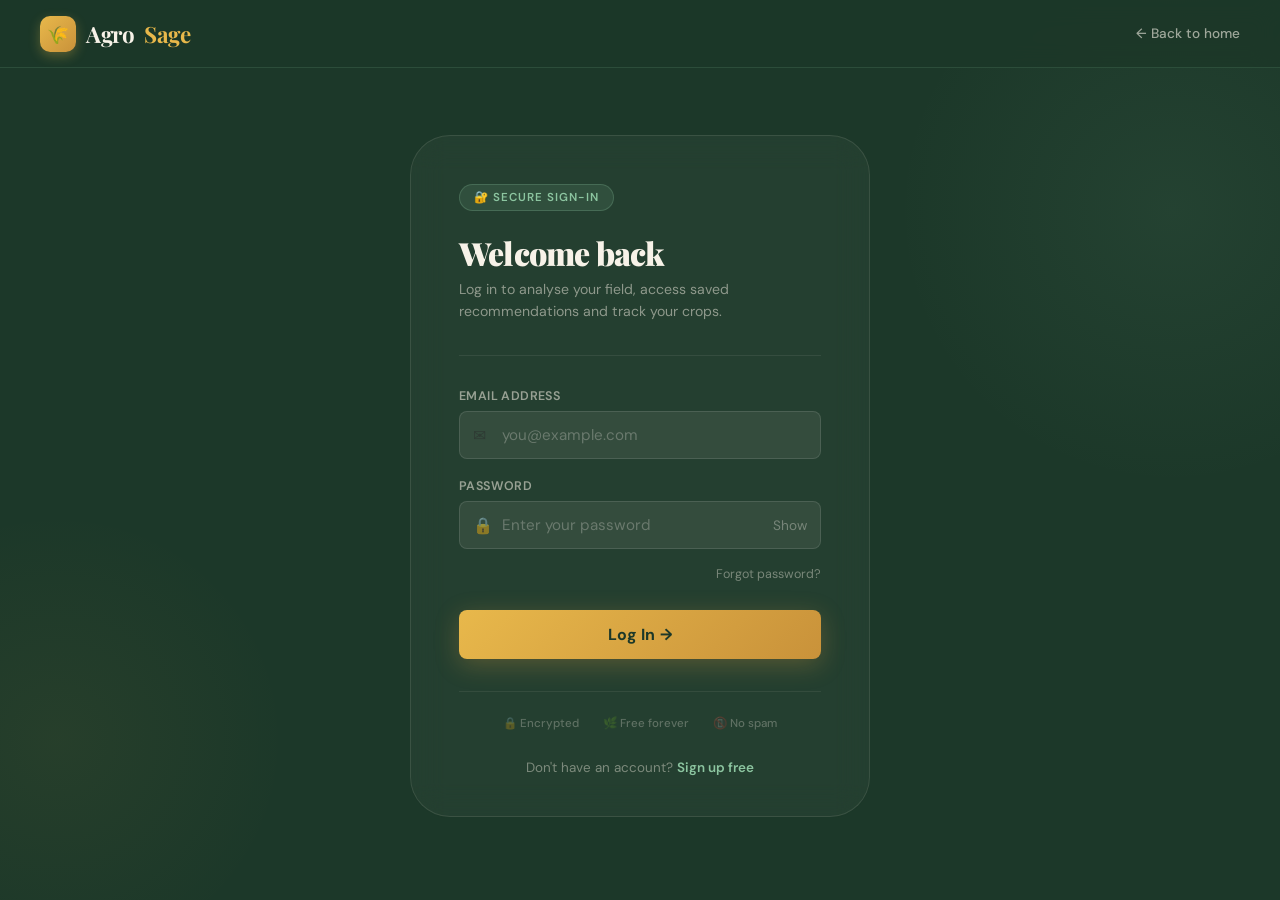
<file: templates/login.html>
<!DOCTYPE html>
<html lang="en">
<head>
<meta charset="UTF-8">
<meta name="viewport" content="width=device-width, initial-scale=1.0">
<title>Log In — AgroSage</title>

<!-- Fonts -->
<link href="https://fonts.googleapis.com/css2?family=Playfair+Display:wght@400;600;700;900&family=DM+Sans:wght@300;400;500;600&family=Space+Mono:wght@400;700&display=swap" rel="stylesheet">

<!-- Styles -->
<link rel="stylesheet" href="/static/css/tokens.css">
<link rel="stylesheet" href="/static/css/auth.css">
</head>
<body>

<div class="auth-page">

  <!-- Minimal nav -->
  <nav class="auth-nav">
    <!-- FIX: Was href="index.html" → use Flask route '/' -->
    <a class="auth-nav-logo" href="/">
      <div class="auth-nav-logo-icon">🌾</div>
      Agro<span>Sage</span>
    </a>
    <!-- FIX: Was href="index.html" → use Flask route '/' -->
    <a class="auth-nav-back" href="/">← Back to home</a>
  </nav>

  <!-- Centered card -->
  <div class="auth-center">
    <div class="auth-card">

      <div class="auth-card-eyebrow">🔐 Secure Sign-In</div>
      <h1 class="auth-card-title">Welcome back</h1>
      <p class="auth-card-sub">Log in to analyse your field, access saved recommendations and track your crops.</p>

      <div class="auth-divider"></div>

      <!-- Error message (shown by JS) -->
      <div class="auth-error" id="loginError"></div>

      <!-- Form -->
      <form class="auth-form" id="loginForm" novalidate>

        <div class="auth-field">
          <label class="auth-label" for="loginEmail">Email address</label>
          <div class="auth-input-wrap">
            <span class="auth-input-icon">✉️</span>
            <input
              class="auth-input"
              type="email"
              id="loginEmail"
              name="email"
              placeholder="you@example.com"
              autocomplete="email"
              required
            >
          </div>
        </div>

        <div class="auth-field">
          <label class="auth-label" for="loginPassword">Password</label>
          <div class="auth-input-wrap">
            <span class="auth-input-icon">🔒</span>
            <input
              class="auth-input"
              type="password"
              id="loginPassword"
              name="password"
              placeholder="Enter your password"
              autocomplete="current-password"
              required
            >
            <button
              type="button"
              class="auth-toggle-pass"
              id="toggleLoginPass"
              aria-label="Toggle password visibility"
            >Show</button>
          </div>
        </div>

        <div class="auth-forgot">
          <a>Forgot password?</a>
        </div>

        <button type="submit" class="auth-submit" id="loginBtn">
          <span id="loginBtnText">Log In →</span>
        </button>

      </form>

      <!-- Trust signals -->
      <div class="auth-trust">
        <div class="auth-trust-item">🔒 Encrypted</div>
        <div class="auth-trust-item">🌿 Free forever</div>
        <div class="auth-trust-item">📵 No spam</div>
      </div>

      <!-- Switch to signup -->
      <div class="auth-switch">
        <!-- FIX: Was href="signup.html" → use Flask route '/signup' -->
        Don't have an account? <a href="/signup">Sign up free</a>
      </div>

    </div>
  </div>

</div>

<!-- JS — auth only, no chart or data deps needed -->
<script src="/static/js/api.js"></script>
<script src="/static/js/auth.js"></script>
<script src="/static/js/login.js"></script>

</body>
</html>
</file>
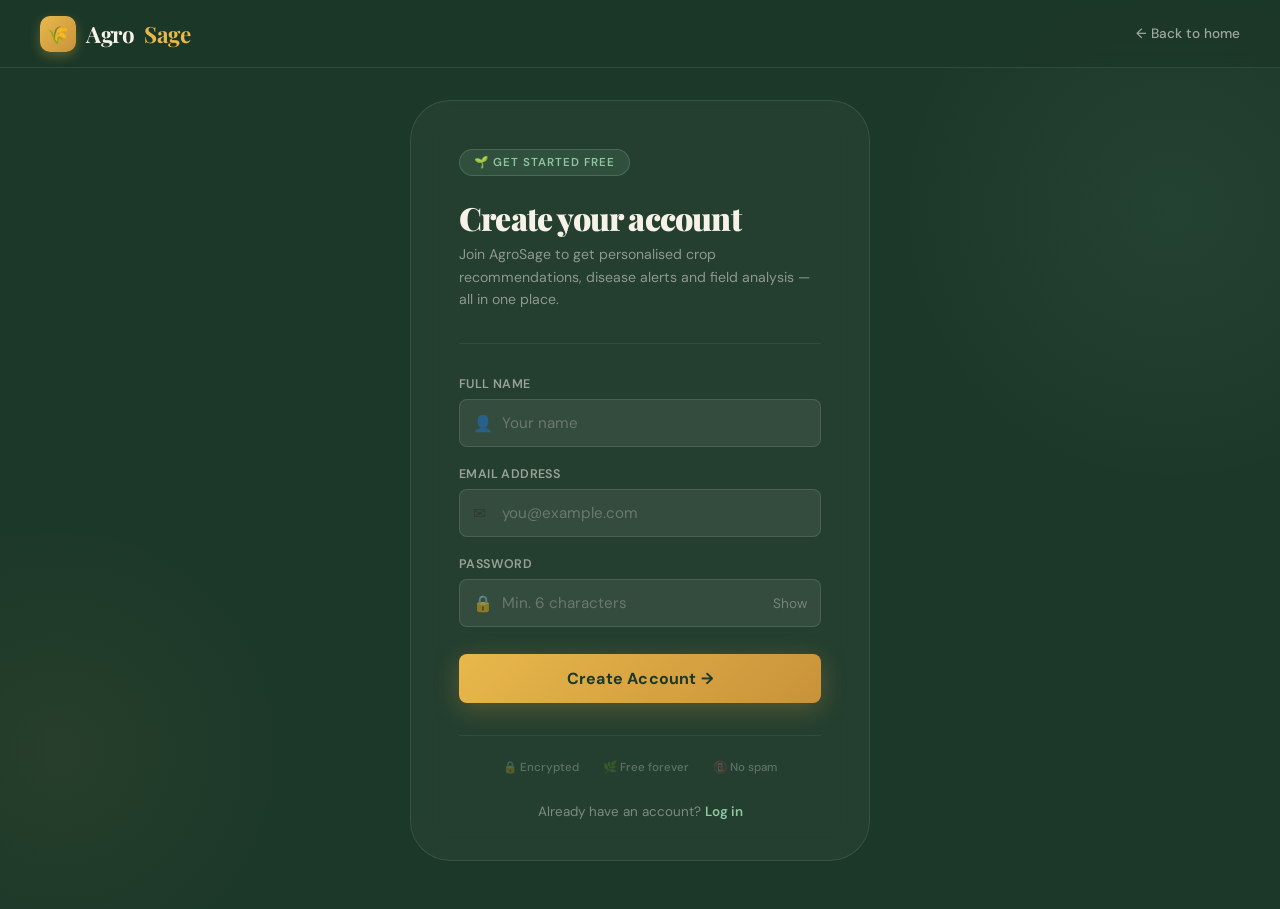
<file: templates/signup.html>
<!DOCTYPE html>
<html lang="en">
<head>
<meta charset="UTF-8">
<meta name="viewport" content="width=device-width, initial-scale=1.0">
<title>Create Account — AgroSage</title>

<!-- Fonts -->
<link href="https://fonts.googleapis.com/css2?family=Playfair+Display:wght@400;600;700;900&family=DM+Sans:wght@300;400;500;600&family=Space+Mono:wght@400;700&display=swap" rel="stylesheet">

<!-- Styles -->
<link rel="stylesheet" href="/static/css/tokens.css">
<link rel="stylesheet" href="/static/css/auth.css">
</head>
<body>

<div class="auth-page">

  <!-- Minimal nav -->
  <nav class="auth-nav">
    <!-- FIX: Was href="index.html" → use Flask route '/' -->
    <a class="auth-nav-logo" href="/">
      <div class="auth-nav-logo-icon">🌾</div>
      Agro<span>Sage</span>
    </a>
    <!-- FIX: Was href="index.html" → use Flask route '/' -->
    <a class="auth-nav-back" href="/">← Back to home</a>
  </nav>

  <!-- Centered card -->
  <div class="auth-center">
    <div class="auth-card">

      <div class="auth-card-eyebrow">🌱 Get Started Free</div>
      <h1 class="auth-card-title">Create your account</h1>
      <p class="auth-card-sub">Join AgroSage to get personalised crop recommendations, disease alerts and field analysis — all in one place.</p>

      <div class="auth-divider"></div>

      <!-- Error message (shown by JS) -->
      <div class="auth-error" id="signupError"></div>

      <!-- Form -->
      <form class="auth-form" id="signupForm" novalidate>

        <div class="auth-field">
          <label class="auth-label" for="signupName">Full name</label>
          <div class="auth-input-wrap">
            <span class="auth-input-icon">👤</span>
            <input
              class="auth-input"
              type="text"
              id="signupName"
              name="name"
              placeholder="Your name"
              autocomplete="name"
              required
            >
          </div>
        </div>

        <div class="auth-field">
          <label class="auth-label" for="signupEmail">Email address</label>
          <div class="auth-input-wrap">
            <span class="auth-input-icon">✉️</span>
            <input
              class="auth-input"
              type="email"
              id="signupEmail"
              name="email"
              placeholder="you@example.com"
              autocomplete="email"
              required
            >
          </div>
        </div>

        <div class="auth-field">
          <label class="auth-label" for="signupPassword">Password</label>
          <div class="auth-input-wrap">
            <span class="auth-input-icon">🔒</span>
            <input
              class="auth-input"
              type="password"
              id="signupPassword"
              name="password"
              placeholder="Min. 6 characters"
              autocomplete="new-password"
              required
            >
            <button
              type="button"
              class="auth-toggle-pass"
              id="toggleSignupPass"
              aria-label="Toggle password visibility"
            >Show</button>
          </div>
        </div>

        <button type="submit" class="auth-submit" id="signupBtn">
          <span id="signupBtnText">Create Account →</span>
        </button>

      </form>

      <!-- Trust signals -->
      <div class="auth-trust">
        <div class="auth-trust-item">🔒 Encrypted</div>
        <div class="auth-trust-item">🌿 Free forever</div>
        <div class="auth-trust-item">📵 No spam</div>
      </div>

      <!-- Switch to login -->
      <div class="auth-switch">
        <!-- FIX: Was href="login.html" → use Flask route '/login' -->
        Already have an account? <a href="/login">Log in</a>
      </div>

    </div>
  </div>

</div>

<!-- JS — auth only, no chart or data deps needed -->
<script src="/static/js/api.js"></script>
<script src="/static/js/auth.js"></script>
<script src="/static/js/signup.js"></script>

</body>
</html>
</file>
<file: static/css/tokens.css>
/* ═══════════════════════════════════════════════
   DESIGN TOKENS  —  AgroSage
   ───────────────────────────────────────────────
   Canonical single source for ALL CSS variables.
   No value is defined more than once. All files
   consume from here; none override these names.
═══════════════════════════════════════════════ */
:root {
  /* ── Brand palette ── */
  --forest:    #1C3829;
  --moss:      #2D5A3D;
  --sage:      #5A8A6A;
  --mint:      #8CC5A0;
  --cream:     #F7F2E8;
  --parchment: #EDE5D0;
  --amber:     #C9923A;
  --gold:      #E8B84B;
  --earth:     #8B5E3C;
  --charcoal:  #2A2A2A;
  --white:     #FFFFFF;
  --danger:    #C0392B;
  --success:   #27AE60;

  /* ── Clean UI design system (cards, forms, panels) ── */
  --text-primary:   #1f2937;
  --text-secondary: #374151;
  --text-muted:     #6b7280;
  --bg-card:        #ffffff;
  --bg-input:       #f9fafb;
  --bg-subtle:      #f3f4f6;
  --border:         #e5e7eb;
  --border-focus:   #1c3829;
  --accent:         #1c3829;
  --success-ui:     #15803d;
  --success-bg:     #dcfce7;
  --success-text:   #14532d;
  --warning-ui:     #d97706;
  --warning-bg:     #fffbeb;
  --warning-text:   #92400e;
  --warning-border: #f59e0b;
  --danger-ui:      #dc2626;
  --danger-bg:      #fef2f2;
  --danger-text:    #991b1b;

  /* ── Typography ── */
  --ff-display: 'Playfair Display', Georgia, serif;
  --ff-body:    'DM Sans', system-ui, sans-serif;
  --ff-mono:    'Space Mono', monospace;

  /* ── Radii ── */
  --r-xs:  4px;
  --r-sm:  8px;
  --r-md:  16px;
  --r-lg:  24px;
  --r-xl:  40px;

  /* ── Shadows ── */
  --shadow-xs: 0 1px 3px rgba(0,0,0,.07), 0 1px 2px rgba(0,0,0,.05);
  --shadow-sm: 0 2px 8px  rgba(28,56,41,.08);
  --shadow-md: 0 8px 32px rgba(28,56,41,.14);
  --shadow-lg: 0 20px 60px rgba(28,56,41,.18);

  /* ── Motion ── */
  --transition: 0.3s cubic-bezier(0.4,0,0.2,1);
  --transition-fast: 0.15s cubic-bezier(0.4,0,0.2,1);
}

/* ═══════════════════════════════════════════════
   RESET & BASE
═══════════════════════════════════════════════ */
*,*::before,*::after { box-sizing:border-box; margin:0; padding:0 }
html { scroll-behavior:smooth; font-size:16px }
body {
  font-family: var(--ff-body);
  background:  var(--cream);
  color:       var(--charcoal);
  min-height:  100vh;
  overflow-x:  hidden;
}
img    { max-width:100%; display:block }
button { cursor:pointer; border:none; font-family:var(--ff-body) }
input, select, textarea { font-family:var(--ff-body) }
a { text-decoration:none; color:inherit }

/* ═══════════════════════════════════════════════
   SCROLLBAR
═══════════════════════════════════════════════ */
::-webkit-scrollbar { width:6px }
::-webkit-scrollbar-track { background:var(--parchment) }
::-webkit-scrollbar-thumb { background:var(--sage); border-radius:3px }

/* ═══════════════════════════════════════════════
   SPA ROUTING
═══════════════════════════════════════════════ */
.page { display:none }
.page.active { display:block }

/* ═══════════════════════════════════════════════
   SECTION WRAPPER
═══════════════════════════════════════════════ */
.section {
  padding: 5rem 2rem;
  max-width: 1280px;
  margin: 0 auto;
}
.section-tag {
  display: inline-flex; align-items:center; gap:6px;
  font-size:0.75rem; font-weight:600;
  color:var(--sage); letter-spacing:1.5px; text-transform:uppercase;
  margin-bottom:0.75rem;
}
.section-title {
  font-family: var(--ff-display);
  font-size: clamp(2rem,4vw,3rem);
  font-weight: 800;
  color: var(--forest);
  line-height: 1.1;
  letter-spacing: -1px;
  margin-bottom: 1rem;
}
.section-sub {
  font-size:1.05rem; line-height:1.65;
  color: var(--text-muted);
  max-width: 560px;
}

@keyframes fadeUp {
  from { opacity:0; transform:translateY(24px) }
  to   { opacity:1; transform:translateY(0) }
}
</file>
<file: static/css/auth.css>
/* ═══════════════════════════════════════════════
   AUTH PAGES — LOGIN & SIGNUP
   Shares tokens, reset and base from tokens.css
═══════════════════════════════════════════════ */

/* ── Page shell ── */
.auth-page {
  min-height: 100vh;
  background: var(--forest);
  display: flex;
  flex-direction: column;
  position: relative;
  overflow: hidden;
}

/* ── Decorative background glow ── */
.auth-page::before {
  content: '';
  position: absolute;
  top: -10%;
  right: -15%;
  width: 600px;
  height: 600px;
  background: radial-gradient(ellipse, rgba(140,197,160,0.07) 0%, transparent 65%);
  pointer-events: none;
}
.auth-page::after {
  content: '';
  position: absolute;
  bottom: -10%;
  left: -15%;
  width: 500px;
  height: 500px;
  background: radial-gradient(ellipse, rgba(232,184,75,0.05) 0%, transparent 65%);
  pointer-events: none;
}

/* ── Minimal auth nav ── */
.auth-nav {
  position: fixed;
  top: 0; left: 0; right: 0;
  z-index: 100;
  height: 68px;
  display: flex;
  align-items: center;
  justify-content: space-between;
  padding: 0 2.5rem;
  background: rgba(28,56,41,0.9);
  backdrop-filter: blur(12px);
  border-bottom: 1px solid rgba(140,197,160,0.15);
}
.auth-nav-logo {
  display: flex;
  align-items: center;
  gap: 10px;
  font-family: var(--ff-display);
  font-size: 1.4rem;
  font-weight: 700;
  color: var(--cream);
  letter-spacing: -0.5px;
  text-decoration: none;
  cursor: pointer;
}
.auth-nav-logo-icon {
  width: 36px; height: 36px;
  background: linear-gradient(135deg, var(--gold), var(--amber));
  border-radius: 10px;
  display: flex; align-items: center; justify-content: center;
  font-size: 1.1rem;
  box-shadow: 0 4px 12px rgba(232,184,75,0.3);
}
.auth-nav-logo span { color: var(--gold) }
.auth-nav-back {
  font-size: 0.85rem;
  font-weight: 500;
  color: rgba(247,242,232,0.6);
  cursor: pointer;
  transition: var(--transition);
  display: flex;
  align-items: center;
  gap: 6px;
}
.auth-nav-back:hover { color: var(--cream) }

/* ── Center content area ── */
.auth-center {
  flex: 1;
  display: flex;
  align-items: center;
  justify-content: center;
  padding: 100px 1.5rem 3rem;
  position: relative;
  z-index: 1;
}

/* ── Auth card ── */
.auth-card {
  background: rgba(247,242,232,0.04);
  border: 1px solid rgba(247,242,232,0.1);
  backdrop-filter: blur(16px);
  border-radius: var(--r-xl);
  padding: 3rem 3rem 2.5rem;
  width: 100%;
  max-width: 460px;
  animation: fadeUp 0.5s ease both;
}

/* ── Card header ── */
.auth-card-eyebrow {
  display: inline-flex;
  align-items: center;
  gap: 7px;
  background: rgba(140,197,160,0.12);
  border: 1px solid rgba(140,197,160,0.24);
  color: var(--mint);
  padding: 5px 14px;
  border-radius: 100px;
  font-size: 0.72rem;
  font-weight: 600;
  letter-spacing: 1px;
  text-transform: uppercase;
  margin-bottom: 1.5rem;
}
.auth-card-title {
  font-family: var(--ff-display);
  font-size: 2rem;
  font-weight: 900;
  color: var(--cream);
  letter-spacing: -0.8px;
  margin-bottom: 0.5rem;
  line-height: 1.1;
}
.auth-card-sub {
  font-size: 0.88rem;
  color: rgba(247,242,232,0.5);
  line-height: 1.6;
  margin-bottom: 2rem;
}

/* ── Divider ── */
.auth-divider {
  height: 1px;
  background: rgba(247,242,232,0.08);
  margin-bottom: 2rem;
}

/* ── Form fields ── */
.auth-form {
  display: flex;
  flex-direction: column;
  gap: 1.2rem;
}
.auth-field {
  display: flex;
  flex-direction: column;
  gap: 7px;
}
.auth-label {
  font-size: 0.78rem;
  font-weight: 600;
  color: rgba(247,242,232,0.55);
  letter-spacing: 0.4px;
  text-transform: uppercase;
}
.auth-input-wrap {
  position: relative;
}
.auth-input-icon {
  position: absolute;
  left: 14px;
  top: 50%;
  transform: translateY(-50%);
  font-size: 1rem;
  pointer-events: none;
  opacity: 0.5;
}
.auth-input {
  width: 100%;
  padding: 13px 14px 13px 42px;
  background: rgba(247,242,232,0.07);
  border: 1.5px solid rgba(247,242,232,0.12);
  border-radius: var(--r-sm);
  font-size: 0.95rem;
  color: var(--cream);
  transition: var(--transition);
  outline: none;
}
.auth-input::placeholder { color: rgba(247,242,232,0.28) }
.auth-input:focus {
  border-color: rgba(140,197,160,0.5);
  background: rgba(247,242,232,0.1);
  box-shadow: 0 0 0 3px rgba(140,197,160,0.1);
}

/* ── Password toggle ── */
.auth-toggle-pass {
  position: absolute;
  right: 14px;
  top: 50%;
  transform: translateY(-50%);
  background: none;
  border: none;
  color: rgba(247,242,232,0.35);
  font-size: 0.85rem;
  cursor: pointer;
  padding: 0;
  transition: var(--transition);
}
.auth-toggle-pass:hover { color: rgba(247,242,232,0.7) }

/* ── Forgot password link ── */
.auth-forgot {
  text-align: right;
  margin-top: -6px;
}
.auth-forgot a {
  font-size: 0.78rem;
  color: rgba(247,242,232,0.4);
  transition: var(--transition);
  cursor: pointer;
}
.auth-forgot a:hover { color: var(--mint) }

/* ── Submit button ── */
.auth-submit {
  width: 100%;
  padding: 14px;
  margin-top: 0.5rem;
  background: linear-gradient(135deg, var(--gold), var(--amber));
  color: var(--forest);
  border-radius: var(--r-sm);
  font-size: 1rem;
  font-weight: 700;
  letter-spacing: 0.2px;
  transition: var(--transition);
  box-shadow: 0 6px 24px rgba(201,146,58,0.3);
  cursor: pointer;
  display: flex;
  align-items: center;
  justify-content: center;
  gap: 8px;
}
.auth-submit:hover {
  transform: translateY(-2px);
  box-shadow: 0 10px 30px rgba(201,146,58,0.42);
}
.auth-submit:active { transform: translateY(0) }

/* ── Error message ── */
.auth-error {
  display: none;
  background: rgba(192,57,43,0.12);
  border: 1px solid rgba(192,57,43,0.3);
  border-radius: var(--r-sm);
  padding: 10px 14px;
  font-size: 0.84rem;
  color: #e07070;
  animation: fadeUp 0.3s ease;
}
.auth-error.visible { display: block }

/* ── Footer switch link ── */
.auth-switch {
  margin-top: 1.75rem;
  text-align: center;
  font-size: 0.84rem;
  color: rgba(247,242,232,0.42);
}
.auth-switch a {
  color: var(--mint);
  font-weight: 600;
  cursor: pointer;
  transition: var(--transition);
  text-decoration: none;
}
.auth-switch a:hover { color: var(--gold) }

/* ── Trust signals (optional bottom row) ── */
.auth-trust {
  display: flex;
  align-items: center;
  justify-content: center;
  gap: 1.5rem;
  margin-top: 2rem;
  padding-top: 1.5rem;
  border-top: 1px solid rgba(247,242,232,0.07);
}
.auth-trust-item {
  display: flex;
  align-items: center;
  gap: 5px;
  font-size: 0.72rem;
  color: rgba(247,242,232,0.28);
  font-weight: 500;
}

/* ── Responsive ── */
@media (max-width: 520px) {
  .auth-card { padding: 2rem 1.5rem }
  .auth-card-title { font-size: 1.65rem }
}
</file>
